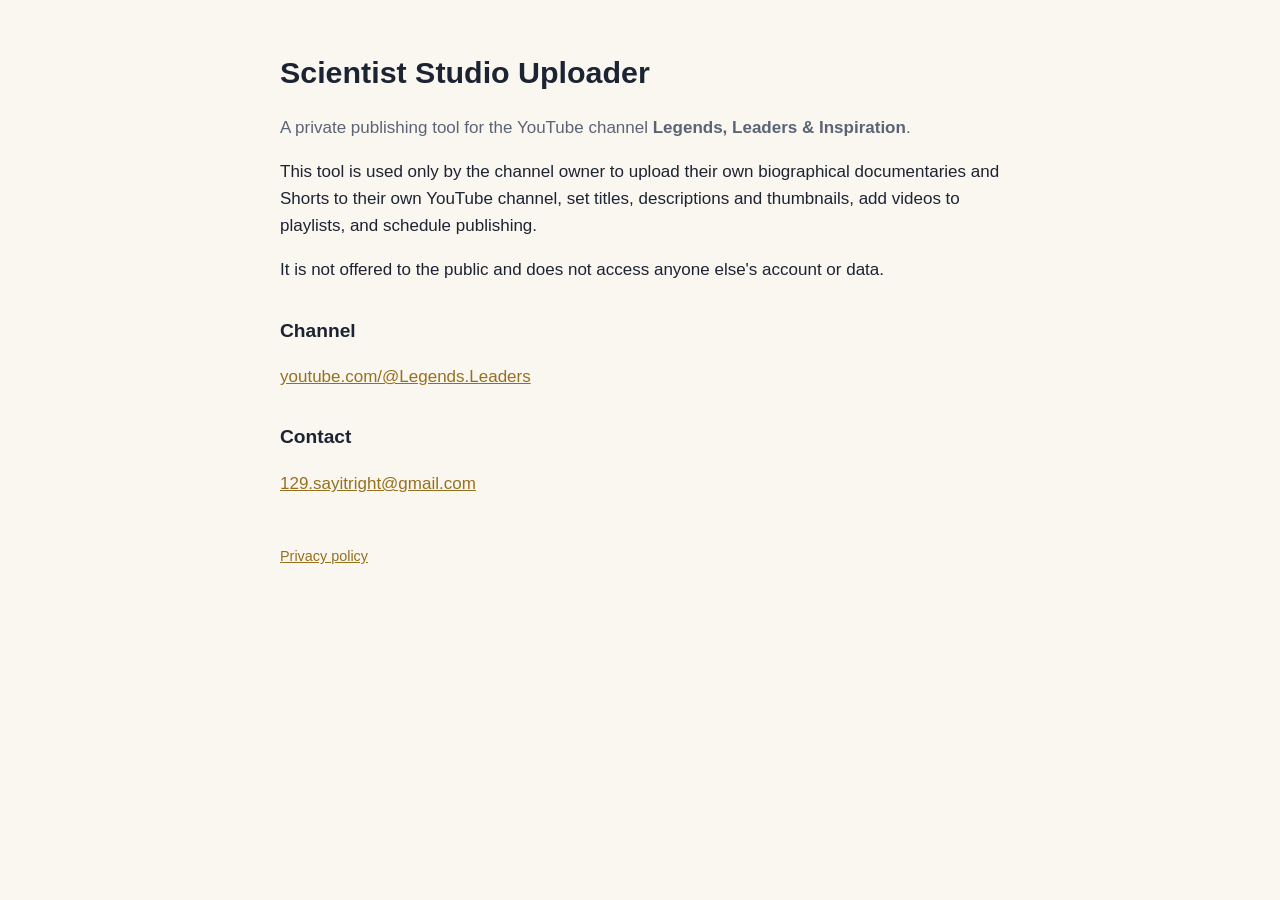
<file: index.html>
<!doctype html>
<html lang="en">
<head>
<meta charset="utf-8">
<meta name="viewport" content="width=device-width, initial-scale=1">
<title>Scientist Studio Uploader</title>
<link rel="stylesheet" href="style.css">
</head>
<body>
<main>
  <h1>Scientist Studio Uploader</h1>
  <p class="muted">A private publishing tool for the YouTube channel <strong>Legends, Leaders &amp; Inspiration</strong>.</p>
  <p>This tool is used only by the channel owner to upload their own biographical documentaries and Shorts to their own YouTube channel, set titles, descriptions and thumbnails, add videos to playlists, and schedule publishing.</p>
  <p>It is not offered to the public and does not access anyone else's account or data.</p>
  <h2>Channel</h2>
  <p><a href="https://www.youtube.com/@Legends.Leaders">youtube.com/@Legends.Leaders</a></p>
  <h2>Contact</h2>
  <p><a href="mailto:129.sayitright@gmail.com">129.sayitright@gmail.com</a></p>
  <footer><a href="privacy.html">Privacy policy</a></footer>
</main>
</body>
</html>
</file>
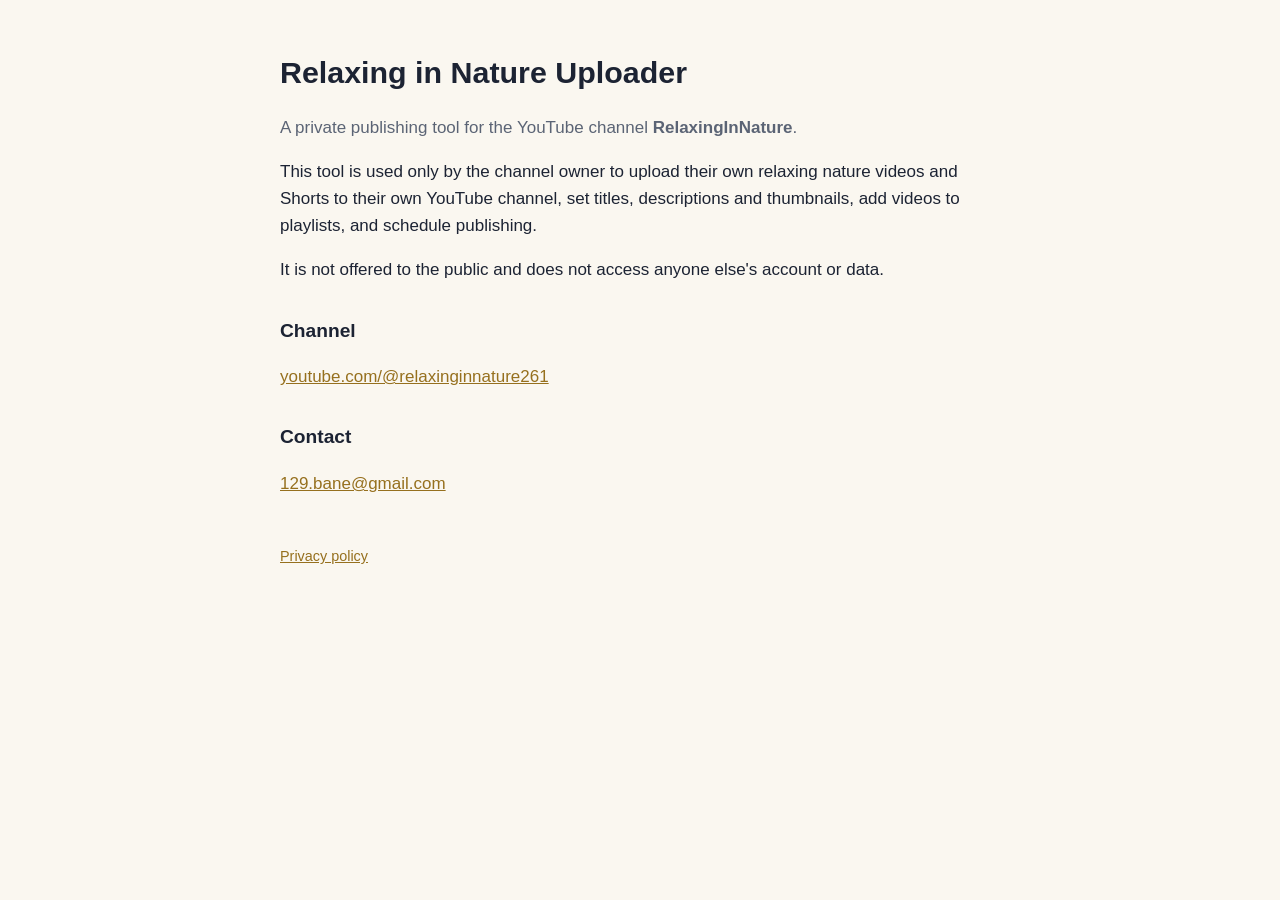
<file: relaxing-in-nature/index.html>
<!doctype html>
<html lang="en">
<head>
<meta charset="utf-8">
<meta name="viewport" content="width=device-width, initial-scale=1">
<title>Relaxing in Nature Uploader</title>
<link rel="stylesheet" href="../style.css">
</head>
<body>
<main>
  <h1>Relaxing in Nature Uploader</h1>
  <p class="muted">A private publishing tool for the YouTube channel <strong>RelaxingInNature</strong>.</p>
  <p>This tool is used only by the channel owner to upload their own relaxing nature videos and Shorts to their own YouTube channel, set titles, descriptions and thumbnails, add videos to playlists, and schedule publishing.</p>
  <p>It is not offered to the public and does not access anyone else's account or data.</p>
  <h2>Channel</h2>
  <p><a href="https://www.youtube.com/@relaxinginnature261">youtube.com/@relaxinginnature261</a></p>
  <h2>Contact</h2>
  <p><a href="mailto:129.bane@gmail.com">129.bane@gmail.com</a></p>
  <footer><a href="privacy.html">Privacy policy</a></footer>
</main>
</body>
</html>
</file>
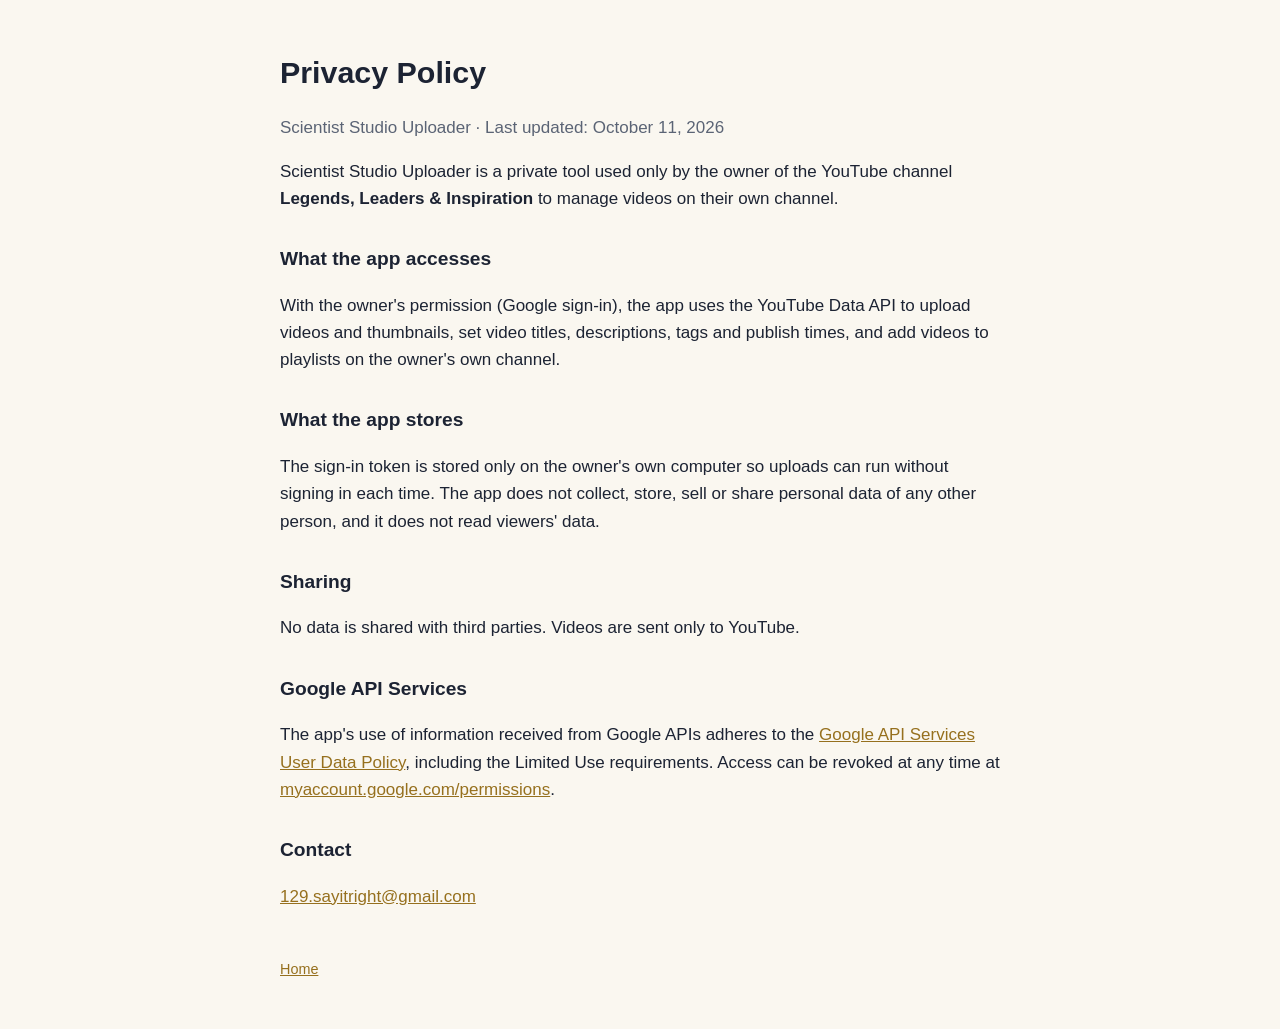
<file: privacy.html>
<!doctype html>
<html lang="en">
<head>
<meta charset="utf-8">
<meta name="viewport" content="width=device-width, initial-scale=1">
<title>Privacy Policy</title>
<link rel="stylesheet" href="style.css">
</head>
<body>
<main>
  <h1>Privacy Policy</h1>
  <p class="muted">Scientist Studio Uploader · Last updated: October 11, 2026</p>

  <p>Scientist Studio Uploader is a private tool used only by the owner of the YouTube channel
  <strong>Legends, Leaders &amp; Inspiration</strong> to manage videos on their own channel.</p>

  <h2>What the app accesses</h2>
  <p>With the owner's permission (Google sign-in), the app uses the YouTube Data API to upload videos and thumbnails,
  set video titles, descriptions, tags and publish times, and add videos to playlists on the owner's own channel.</p>

  <h2>What the app stores</h2>
  <p>The sign-in token is stored only on the owner's own computer so uploads can run without signing in each time.
  The app does not collect, store, sell or share personal data of any other person, and it does not read viewers' data.</p>

  <h2>Sharing</h2>
  <p>No data is shared with third parties. Videos are sent only to YouTube.</p>

  <h2>Google API Services</h2>
  <p>The app's use of information received from Google APIs adheres to the
  <a href="https://developers.google.com/terms/api-services-user-data-policy">Google API Services User Data Policy</a>,
  including the Limited Use requirements. Access can be revoked at any time at
  <a href="https://myaccount.google.com/permissions">myaccount.google.com/permissions</a>.</p>

  <h2>Contact</h2>
  <p><a href="mailto:129.sayitright@gmail.com">129.sayitright@gmail.com</a></p>

  <footer><a href="index.html">Home</a></footer>
</main>
</body>
</html>
</file>
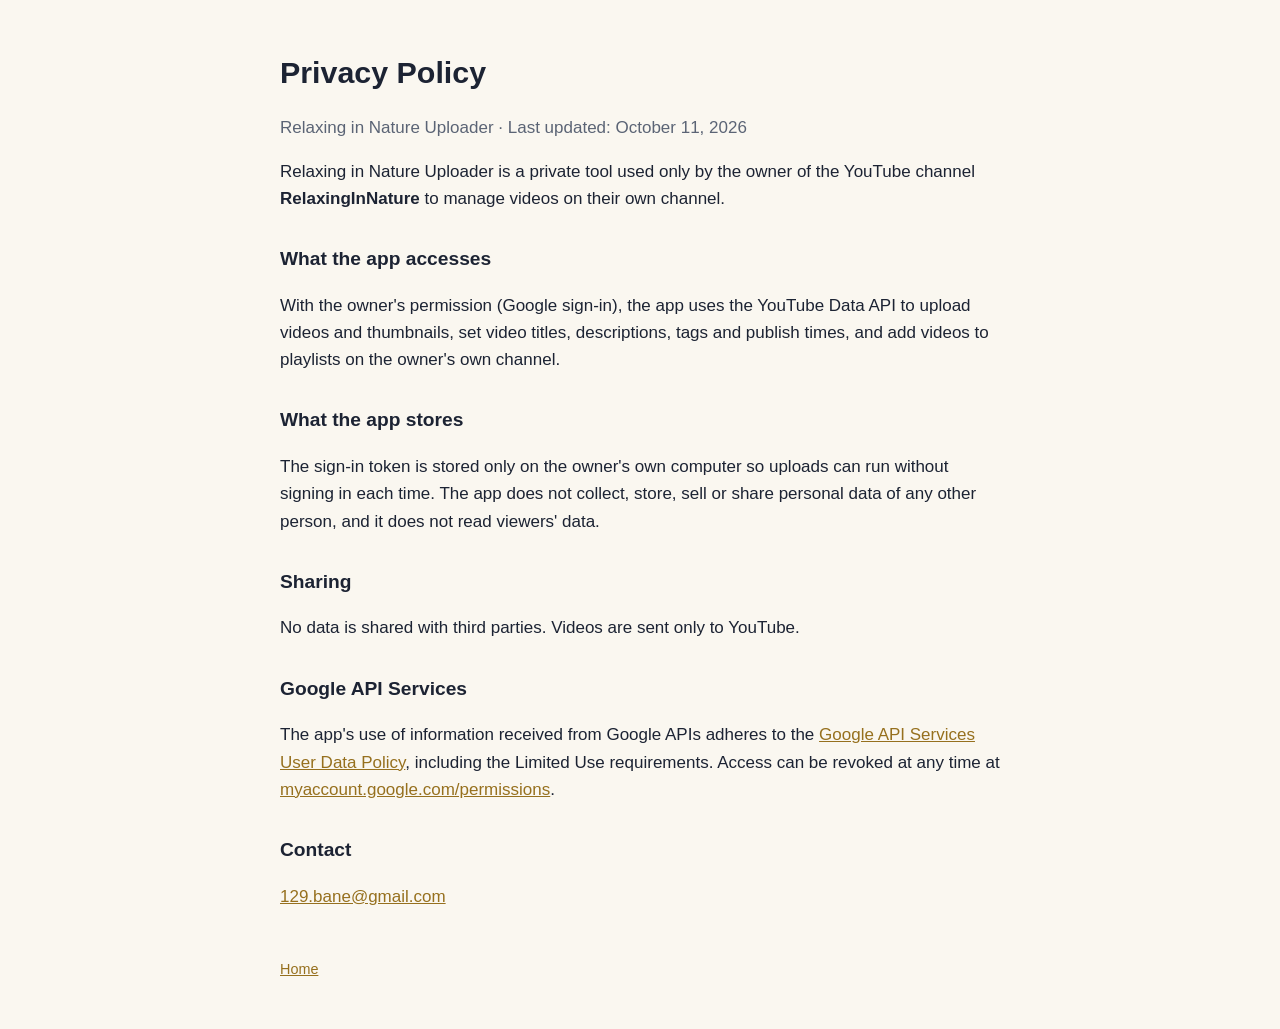
<file: relaxing-in-nature/privacy.html>
<!doctype html>
<html lang="en">
<head>
<meta charset="utf-8">
<meta name="viewport" content="width=device-width, initial-scale=1">
<title>Privacy Policy</title>
<link rel="stylesheet" href="../style.css">
</head>
<body>
<main>
  <h1>Privacy Policy</h1>
  <p class="muted">Relaxing in Nature Uploader · Last updated: October 11, 2026</p>

  <p>Relaxing in Nature Uploader is a private tool used only by the owner of the YouTube channel
  <strong>RelaxingInNature</strong> to manage videos on their own channel.</p>

  <h2>What the app accesses</h2>
  <p>With the owner's permission (Google sign-in), the app uses the YouTube Data API to upload videos and thumbnails,
  set video titles, descriptions, tags and publish times, and add videos to playlists on the owner's own channel.</p>

  <h2>What the app stores</h2>
  <p>The sign-in token is stored only on the owner's own computer so uploads can run without signing in each time.
  The app does not collect, store, sell or share personal data of any other person, and it does not read viewers' data.</p>

  <h2>Sharing</h2>
  <p>No data is shared with third parties. Videos are sent only to YouTube.</p>

  <h2>Google API Services</h2>
  <p>The app's use of information received from Google APIs adheres to the
  <a href="https://developers.google.com/terms/api-services-user-data-policy">Google API Services User Data Policy</a>,
  including the Limited Use requirements. Access can be revoked at any time at
  <a href="https://myaccount.google.com/permissions">myaccount.google.com/permissions</a>.</p>

  <h2>Contact</h2>
  <p><a href="mailto:129.bane@gmail.com">129.bane@gmail.com</a></p>

  <footer><a href="index.html">Home</a></footer>
</main>
</body>
</html>
</file>
<file: style.css>
:root { --bg: #faf7f0; --text: #1c2333; --muted: #5b6475; --accent: #96701e; }
@media (prefers-color-scheme: dark) { :root { --bg: #14161c; --text: #e8e6e1; --muted: #a3a9b5; --accent: #d4a94a; } }
body { margin: 0; background: var(--bg); color: var(--text); font: 17px/1.6 -apple-system, "Segoe UI", Roboto, sans-serif; }
main { max-width: 720px; margin: 0 auto; padding: 48px 16px; }
h1 { font-size: 1.9rem; margin: 0 0 8px; } h2 { font-size: 1.2rem; margin-top: 32px; }
p, li { color: var(--text); } .muted { color: var(--muted); } a { color: var(--accent); }
footer { margin-top: 48px; font-size: 0.9rem; color: var(--muted); }
</file>
